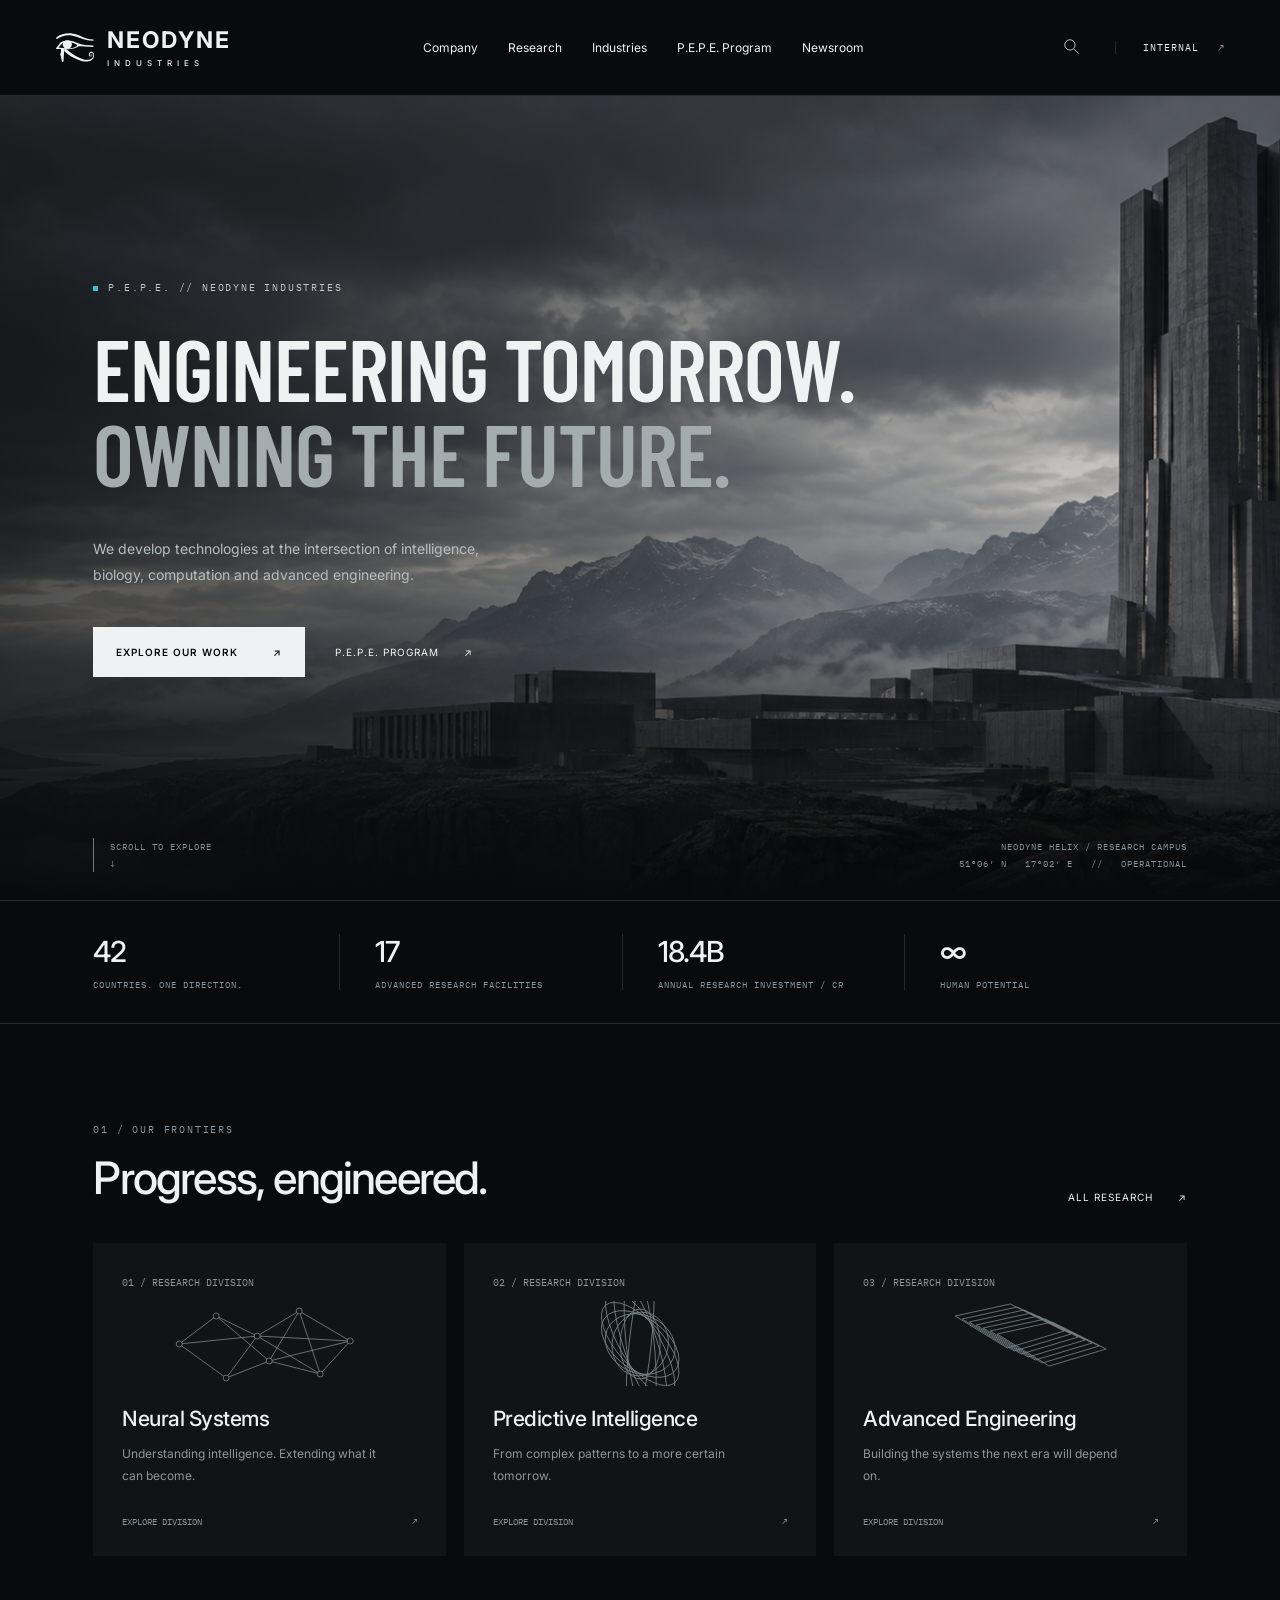
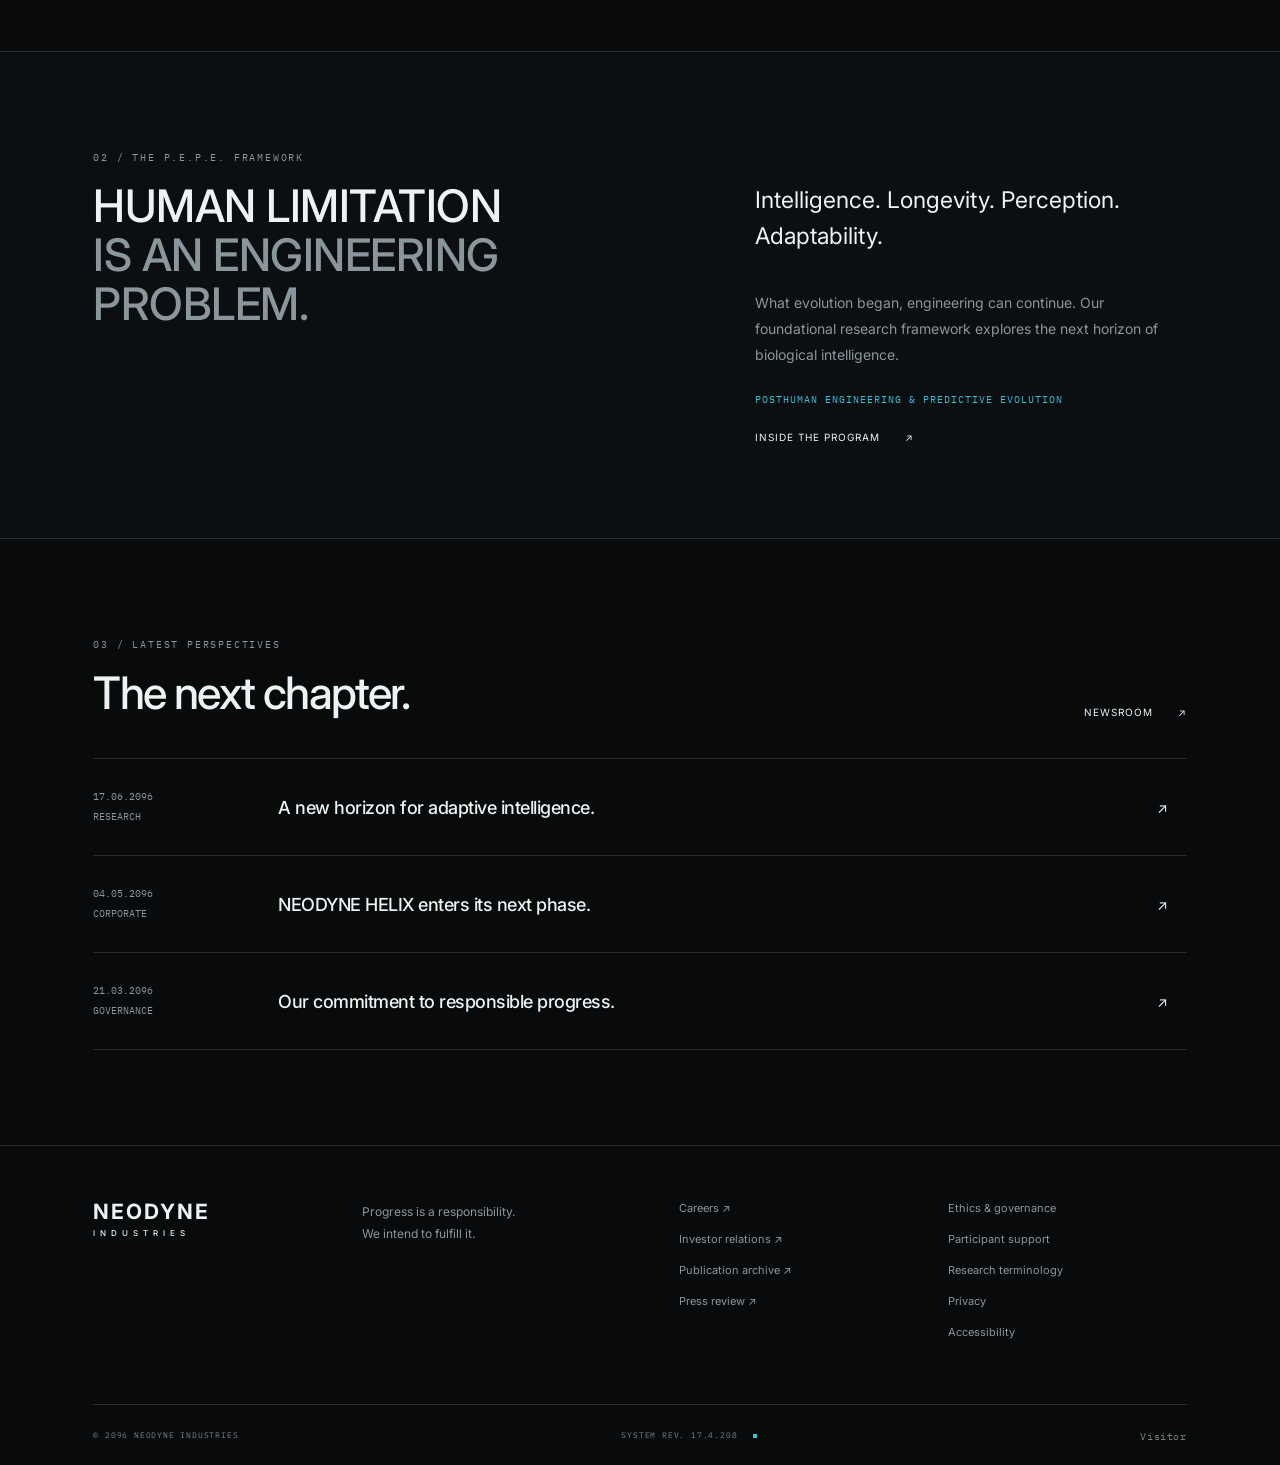
<file: index.html>
<!--
The truth is out there.
NEODYNE // OBSERVER ACCESS
You are looking at the surface.
03:17:08.441
-->
<!doctype html><html lang="en"><head><meta charset="utf-8"><meta name="viewport" content="width=device-width,initial-scale=1"><meta name="theme-color" content="#080a0c"><meta name="description" content="NEODYNE Industries. Intelligence, biology, computation and advanced engineering. Engineering tomorrow. Owning the future."><title>NEODYNE Industries — Engineering Tomorrow</title><link rel="icon" href="assets/favicon.svg" type="image/svg+xml"><link rel="stylesheet" href="styles.css?v=20261009-archive"><script src="app.js?v=observer-2" defer="defer"></script><script src="ripple.js?v=mushrooms-2" defer="defer"></script><script src="idle.js?v=20261009b" defer="defer"></script><script src="observer.js?v=2" defer="defer"></script></head><body><div class="brain-backdrop" aria-hidden="true"><img src="assets/binary-brain.svg" alt="" width="550" height="440"></div><a class="skip" href="#content">Skip to content</a><header><a class="brand" href="#/" aria-label="Neodyne home"><svg class="sigil" viewBox="0 0 48 48" aria-hidden="true" fill="none" stroke="currentColor" stroke-width="1.6" stroke-linecap="round" stroke-linejoin="round"><g class="sigil-eye" transform="translate(1 5) scale(.46)"><g fill="currentColor" stroke="none"><path d="M2 13C19 1 39 1 56 7C72 13 80 19 98 19L99 22C79 23 69 17 54 12C36 5 19 7 4 17C1 19 0 16 2 13Z"/><path fill-rule="evenodd" d="M1 41C8 35 10 26 19 24C31 19 47 24 58 29C68 34 81 34 98 35L98 39C82 38 68 37 60 37C50 44 36 46 20 44L1 44C0 44 0 42 1 41ZM7 40C14 33 14 29 23 27C33 23 49 28 55 33C58 36 51 39 44 41C29 44 17 40 7 40Z"/><ellipse cx="30" cy="32" rx="12" ry="11"/><path d="M12 43C15 45 13 51 13 54C10 58 12 60 13 63L16 76C16 78 19 78 20 76L22 44Z"/><path d="M24 42C35 51 54 65 69 70C82 75 95 71 97 64C100 55 94 51 90 55C86 59 91 64 94 60C95 58 92 57 92 59L91 58C94 55 98 61 93 63C88 66 84 59 87 55C93 46 103 54 99 65C96 78 78 78 67 75C49 70 29 58 21 48Z"/></g></g><g class="sigil-pyramid"><path d="M4 39L25 8L44 39ZM25 8L31 39M4 39L31 33L44 39M11 29L27 26M17 20L26 18M9 34L29 31"/><path d="M25 8L44 39H31Z" fill="currentColor" fill-opacity=".15"/></g><path class="sigil-noise" d="M2 17H18M29 17H46M6 31H27M32 34H43" stroke="#38bfd8"/></svg><span>NEODYNE<small>INDUSTRIES</small></span></a><nav aria-label="Main navigation"><a href="#/about">Company</a><a href="#/research">Research</a><a href="#/industries">Industries</a><a href="#/pepe">P.E.P.E. Program</a><a href="#/newsroom">Newsroom</a></nav><div class="header-actions"><button id="search-open" aria-label="Search publications"><svg viewBox="0 0 24 24" fill="none" stroke="currentColor"><circle cx="10" cy="10" r="6.5"/><path d="m15 15 6 6"/></svg></button><a class="internal-link" href="#/internal">Internal <span>↗</span></a><button id="menu-toggle" aria-label="Open navigation" aria-expanded="false">☰</button></div></header><main id="content" tabindex="-1"></main><noscript><p class="no-js">NEODYNE Industries — Engineering Tomorrow. Enable JavaScript to explore the research programs and publication archive.</p></noscript><footer><div class="footer-top"><a class="brand" href="#/">NEODYNE<small>INDUSTRIES</small></a><p>Progress is a responsibility.<br>We intend to fulfill it.</p><div><a href="#/careers">Careers ↗</a><a href="#/investors">Investor relations ↗</a><a href="#/archive">Publication archive ↗</a><a href="#/press">Press review ↗</a></div><div><a href="#/ethics">Ethics & governance</a><a href="#/support">Participant support</a><a href="#/terminology">Research terminology</a><a href="#/privacy">Privacy</a><a href="#/accessibility">Accessibility</a></div></div><div class="footer-bottom"><span>© 2096 NEODYNE INDUSTRIES</span><a href="#/archive">SYSTEM REV. 17.4.208 <i></i></a></div></footer><dialog id="search-dialog" aria-label="Search NEODYNE publications"><div class="dialog-head"><span class="eyebrow">PUBLIC INFORMATION INDEX</span><button id="search-close" aria-label="Close search">✕</button></div><h2>Search NEODYNE.</h2><form id="global-search"><label for="search-input">Research, reports and publications</label><div class="search-field"><input id="search-input" type="search" placeholder="Enter a search term…" required autocomplete="off"><button type="submit" aria-label="Submit search">↗</button></div></form><div id="search-results" aria-live="polite"></div><p class="micro">PUBLIC ACCESS LAYER // INDEX REV. 17</p></dialog><section id="truth-screen" hidden tabindex="-1" aria-labelledby="truth-message"><img class="truth-brain" src="assets/binary-brain.svg" alt="" aria-hidden="true"><div class="truth-copy"><p class="truth-signal" aria-hidden="true">01010100 01010010 01010101 01010100 01001000</p><h1 id="truth-message">The truth is out there.</h1><p class="truth-signal" aria-hidden="true">01001111 01000010 01010011 01000101 01010010 01010110 01000101 01010010</p></div></section></body></html>
</file>
<file: styles.css>
/*!
The truth is out there.
NEODYNE // OBSERVER ACCESS
You are looking at the surface.
03:17:08.441
*/
@import url(https://fonts.googleapis.com/css2?family=Barlow+Condensed:wght@500;600;700&family=IBM+Plex+Mono:wght@400;500&family=Inter:wght@400;500;600;700&display=swap);:root{--bg:#080a0c;--panel:#111417;--text:#eef2f3;--muted:#8b969c;--cyan:#38bfd8;--line:#ffffff20}*{box-sizing:border-box}html{scroll-behavior:smooth}body{margin:0;background:var(--bg);color:var(--text);font-family:Inter,Arial,sans-serif;font-size:14px}a{color:inherit;text-decoration:none}button,input,select{font:inherit}a,button,input,select{touch-action:manipulation}button{cursor:pointer;color:inherit;background:0 0;border:0}a,button{transition:color .2s,background .2s}a:hover,button:hover{color:var(--cyan)}:focus-visible{outline:2px solid var(--cyan);outline-offset:6px}header{height:96px;padding:0 4.3%;display:flex;align-items:center;justify-content:space-between;border-bottom:1px solid var(--line);position:relative;z-index:5;background:var(--bg)}.brand{display:flex;align-items:center;gap:12px;font-weight:700;font-size:23px;letter-spacing:2px;line-height:1}.brand svg{width:35px;height:35px}.brand small{display:block;font-size:8px;letter-spacing:5px;margin-top:7px;font-weight:500}header nav{display:flex;gap:30px;font-size:12px}header nav a[aria-current=page]{color:var(--cyan)}.header-actions{display:flex;align-items:center;gap:28px}.header-actions svg{width:19px;height:19px}.internal-link{font-family:'IBM Plex Mono',monospace;font-size:10px;letter-spacing:1px;text-transform:uppercase;border-left:1px solid var(--line);padding-left:27px}.internal-link span{padding-left:12px;color:var(--muted)}#menu-toggle{display:none}.hero{min-height:690px;height:calc(100svh - 96px);max-height:950px;position:relative;overflow:hidden;display:flex;flex-direction:column;justify-content:center;padding:70px 7.3% 110px;background:#13181b}.hero:before{content:'';position:absolute;inset:0;background:linear-gradient(90deg,#080a0cb8 0,#080a0c38 70%),linear-gradient(0deg,#080a0c 0,transparent 35%),url('assets/campus.png') center 55%/cover;animation:25s ease-out both drift}.hero>*{position:relative}.eyebrow,.micro{font:10px/1.8 'IBM Plex Mono',monospace;letter-spacing:1.8px;text-transform:uppercase}.eyebrow{color:var(--muted)}.eyebrow i,.footer-bottom i,.live i{display:inline-block;background:var(--cyan);width:5px;height:5px;margin-right:10px;vertical-align:middle}.hero .eyebrow{color:#c0c9cd;margin-bottom:28px}.hero h1{font-family:'Barlow Condensed','Arial Narrow',Impact,sans-serif;font-size:clamp(62px,6.8vw,112px);font-weight:600;line-height:.98;letter-spacing:-1px;margin:0 0 27px;max-width:950px}.hero h1 span{color:#a4acaf}.hero p{font-size:14px;line-height:1.85;color:#b4bdc1;max-width:470px}.cta-row{display:flex;align-items:center;gap:30px;margin-top:25px}.btn{display:inline-flex;align-items:center;justify-content:space-between;gap:35px;background:var(--text);color:var(--bg);font-size:10px;font-weight:600;letter-spacing:1px;padding:19px 23px;text-transform:uppercase}.btn:hover{background:var(--cyan);color:var(--bg)}.text-link{font-size:10px;letter-spacing:1px;text-transform:uppercase;display:inline-flex;gap:25px;align-items:center}.hero-bottom{position:absolute;bottom:28px;left:7.3%;right:7.3%;display:flex;justify-content:space-between;align-items:end;color:#849198;font:9px/1.9 'IBM Plex Mono',monospace;letter-spacing:1px}.hero-bottom .coordinate{text-align:right}.scroll-cue{border-left:1px solid #727a7e;padding-left:16px}.stats{display:grid;grid-template-columns:repeat(4,1fr);padding:33px 7.3%;border-top:1px solid var(--line);border-bottom:1px solid var(--line);gap:35px}.stat{border-right:1px solid var(--line)}.stat:last-child{border:0}.stat strong{font-size:29px;letter-spacing:-1px;font-weight:500}.stat span{display:block;color:var(--muted);font:9px 'IBM Plex Mono',monospace;letter-spacing:1px;margin-top:10px}.section{padding:95px 7.3%}.section-heading{display:flex;align-items:end;justify-content:space-between;margin-bottom:40px;gap:20px}h2{font-weight:500;font-size:clamp(32px,3.5vw,52px);letter-spacing:-1.8px;line-height:1.1;margin:15px 0 0}h3{font-size:21px;font-weight:500;letter-spacing:-.5px}p{line-height:1.85;color:var(--muted)}.research-grid{display:grid;grid-template-columns:repeat(3,1fr);gap:18px}.research-card{background:var(--panel);padding:28px;min-height:300px;position:relative;border:1px solid transparent;overflow:hidden}.research-card:hover{border-color:#38bfd870;color:var(--text)}.research-card .number{font:10px 'IBM Plex Mono',monospace;color:var(--muted)}.research-card h3{margin:15px 0 10px}.research-card p{font-size:12px;max-width:270px}.card-bottom{display:flex;justify-content:space-between;align-items:center;margin-top:28px;font:9px 'IBM Plex Mono',monospace;color:var(--muted)}.diagram{height:85px;margin:12px 0 20px;display:flex;align-items:center;justify-content:center;opacity:.7}.diagram svg{height:85px;width:100%;stroke:#a6b5bd;fill:none;stroke-width:.8}.manifesto{border-top:1px solid var(--line);border-bottom:1px solid var(--line);display:grid;grid-template-columns:1.3fr 1fr;gap:100px;background:#0c0f11}.manifesto h2{letter-spacing:-.5px}.manifesto h2 span{color:var(--muted)}.manifesto p{margin-top:35px}.program-label{color:var(--cyan);font:10px 'IBM Plex Mono',monospace;letter-spacing:1px;margin-top:25px}.news-list{border-top:1px solid var(--line)}.news-row{display:grid;grid-template-columns:150px 1fr 30px;gap:35px;padding:28px 0;border-bottom:1px solid var(--line);align-items:center}.news-row span{font:10px/2 'IBM Plex Mono',monospace;color:var(--muted)}.news-row h3{margin:0;font-size:18px}.news-row b{font-weight:400}.page-intro{padding:85px 7.3% 55px;border-bottom:1px solid var(--line);background:linear-gradient(135deg,#151c20,#080a0c 70%)}.page-intro h1{text-transform:uppercase;margin:25px 0}.page-intro p{max-width:650px;font-size:16px}.split{display:grid;grid-template-columns:1fr 1fr;gap:65px}.large-copy{font-size:23px;line-height:1.6;color:var(--text)}.grid-two{display:grid;grid-template-columns:1fr 1fr;gap:20px}.panel{padding:32px;background:var(--panel);border:1px solid var(--line)}.panel .eyebrow{color:var(--cyan)}.panel h3{margin-bottom:12px}.panel p{font-size:13px}.status{font:9px 'IBM Plex Mono',monospace;color:var(--cyan);letter-spacing:1px}.status.restricted{color:#8b969c}.data-row{display:flex;align-items:center;justify-content:space-between;padding:24px 0;gap:25px;border-bottom:1px solid var(--line)}.data-row h3{font-size:17px;margin:0}.subtle{font:10px/1.9 'IBM Plex Mono',monospace;color:var(--muted)}.archive-controls{display:flex;gap:20px;margin-bottom:30px}.archive-controls input{flex:1;min-width:0}input,select{background:#111417;border:1px solid #ffffff35;color:var(--text);padding:16px;border-radius:0}label{display:block;font-size:12px;color:var(--muted);margin-bottom:12px}.archive-entry{display:grid;grid-template-columns:80px 1fr 110px 20px;gap:20px;padding:27px 0;align-items:center;border-bottom:1px solid var(--line)}.archive-entry h3{margin:0 0 8px;font-size:17px}.archive-entry .status{font-size:8px}.empty{padding:35px;border:1px solid var(--line)}.document{max-width:860px;margin:auto}.document h2{font-size:30px;margin-top:45px}.document p{font-size:15px}.document .back{display:inline-block;margin-bottom:40px}.redacted{display:inline-block;background:#79848a;color:transparent;user-select:none}.auth{max-width:550px;margin:auto}.auth label{margin-top:25px}.auth input,.auth select{width:100%}.auth .btn{width:100%;margin:30px 0 10px}.auth-result{color:var(--cyan)}details{border-bottom:1px solid var(--line);padding:25px 0}summary{cursor:pointer;font-size:20px;line-height:1.5}details p,details ul{max-width:760px;color:var(--muted);line-height:1.9}.policy-list{padding-left:22px;color:var(--muted);line-height:2}.quote{text-transform:uppercase;margin:40px 0}.founder-mark{height:300px;display:grid;place-items:center;background:#111417;border:1px solid var(--line);font:100px 'Barlow Condensed',Impact,sans-serif;color:#465159;letter-spacing:20px}.facility{min-height:180px}footer{padding:55px 7.3% 22px;border-top:1px solid var(--line)}.footer-top{display:grid;grid-template-columns:1fr 1.2fr 1fr 1fr;gap:30px;margin-bottom:65px}.footer-top .brand{display:block;font-size:21px}.footer-top p{margin:0;font-size:12px}.footer-top>div{display:flex;flex-direction:column;gap:17px;font-size:11px;color:var(--muted)}.footer-bottom{display:flex;justify-content:space-between;gap:20px;border-top:1px solid var(--line);padding-top:25px;font:8px 'IBM Plex Mono',monospace;color:#78838a;letter-spacing:.8px}.footer-bottom i{margin:0 0 0 10px;width:4px;height:4px}dialog{background:#111417;color:var(--text);border:1px solid #ffffff35;padding:35px;width:min(650px,90vw);max-height:85vh}dialog::backdrop{background:#000c;backdrop-filter:blur(8px)}.dialog-head{display:flex;align-items:center;justify-content:space-between}dialog h2{margin-bottom:35px}dialog form{margin-bottom:25px}.search-field{display:flex}.search-field input{width:100%;min-width:0}.search-field button{background:var(--text);color:var(--bg);width:60px}.search-result{display:block;padding:20px 0;border-bottom:1px solid var(--line)}.search-result small{display:block;color:var(--muted);margin-top:9px}.skip{position:fixed;top:-80px;left:20px;padding:15px;background:var(--text);color:var(--bg);z-index:100}.skip:focus{top:15px}.no-js{padding:30px}@keyframes drift{from{transform:scale(1.035)}to{transform:scale(1)}}@media(min-width:1700px){.hero,.page-intro,.section{padding-left:max(7.3%,calc((100vw - 1500px)/ 2));padding-right:max(7.3%,calc((100vw - 1500px)/ 2))}}@media(max-width:1100px){header nav{gap:17px}.brand{font-size:19px}.header-actions{gap:14px}.internal-link{padding-left:14px}.manifesto{gap:45px}}@media(max-width:820px){header{height:80px;padding:0 6%}header nav{display:none;position:absolute;top:80px;left:0;right:0;background:var(--panel);padding:30px 6%;flex-direction:column;border-bottom:1px solid var(--line);font-size:16px}header nav.open{display:flex}#menu-toggle{display:block;font-size:22px}.internal-link{display:none}.hero{height:calc(90svh - 80px);min-height:620px;padding:70px 6% 120px}.hero h1{font-size:clamp(52px,9.7vw,79px)}.hero:before{background-position:63% center}.hero-bottom .coordinate{max-width:180px}.stats{padding:25px 6%;grid-template-columns:1fr 1fr;gap:30px}.stat:nth-child(2){border:0}.stat strong{font-size:25px}.section{padding:65px 6%}.research-grid{grid-template-columns:1fr}.research-card{min-height:260px}.diagram{justify-content:start}.diagram svg{width:240px}.manifesto,.split{grid-template-columns:1fr;gap:25px}.grid-two{grid-template-columns:1fr}.section-heading{align-items:start}.section-heading .text-link{margin-top:18px;font-size:8px;gap:10px}.news-row{grid-template-columns:85px 1fr 15px;gap:15px}.news-row h3{font-size:15px}.news-row span{font-size:8px}.footer-top{grid-template-columns:1fr 1fr;gap:40px}.footer-bottom{flex-wrap:wrap;font-size:7px}.page-intro{padding:65px 6% 40px}.archive-entry{grid-template-columns:40px 1fr 20px;gap:14px}.archive-entry .status{grid-column:2;grid-row:auto}.archive-entry>b{grid-column:3;grid-row:1}.archive-entry h3{font-size:15px}.archive-controls{flex-direction:column}.cta-row{gap:20px}.btn{gap:20px;padding:18px;font-size:9px}.text-link{font-size:9px;gap:12px}.hero .eyebrow{font-size:8px}.hero p{font-size:13px;max-width:340px}.hero-bottom{left:6%;right:6%;font-size:7px}.manifesto h2{font-size:50px}.data-row{align-items:start}.status{text-align:right;line-height:1.6}.footer-top .brand{font-size:18px}}.support-layout{display:grid;grid-template-columns:1fr 1.55fr;gap:90px}.support-note{border-left:2px solid #657780;padding:8px 0 8px 22px;margin:35px 0}.support-note p{font-size:13px}.support-layout details:first-of-type{margin-top:20px;border-top:1px solid var(--line)}.support-layout summary{font-size:17px}.revision-panel{margin-top:50px;background:#111417;padding:0 25px}.revision-panel details{border:0}.revision-count{display:inline-block;font:10px 'IBM Plex Mono',monospace;color:var(--muted);margin-left:15px}.revision-entry{border-top:1px solid var(--line);padding:25px 0 5px}.revision-meta{display:flex;justify-content:space-between;gap:15px;font:9px/1.8 'IBM Plex Mono',monospace;color:var(--muted)}.revision-entry blockquote{font-size:20px;line-height:1.65;margin:20px 0 10px;font-weight:400}.revision-entry p{font-size:12px}.related-records{margin:40px 0;display:flex;align-items:start;flex-direction:column;gap:22px;border-top:1px solid var(--line);padding-top:30px}.related-records a{line-height:1.7}.definition{padding-bottom:25px;border-bottom:1px solid var(--line)}.definition h2{font-size:26px;margin-top:30px}.obligations{border-top:1px solid var(--line);background:#0c0f11}.obligations>p{max-width:660px}.ledger{margin:30px 0}.ledger strong{font-weight:500;white-space:nowrap}.ledger .data-row{line-height:1.8}.auth-result,.page-intro h1{overflow-wrap:anywhere}@media(max-width:820px){.support-layout{grid-template-columns:1fr;gap:45px}.revision-panel{padding:0 18px}.revision-entry blockquote{font-size:17px}.revision-meta{font-size:8px}.obligations .cta-row{align-items:start;flex-direction:column}.related-records a{font-size:9px}.page-intro h1{font-size:clamp(42px,9vw,70px)}}.brain-backdrop{display:none;position:fixed;inset:0;z-index:0;pointer-events:none;user-select:none;align-items:center;justify-content:center;overflow:hidden}.has-brain-background .brain-backdrop{display:flex}.brain-backdrop img{width:min(1100px,95vw);height:92vh;object-fit:contain;opacity:.12}#content,footer{position:relative;z-index:1}.has-brain-background .page-intro{background:linear-gradient(135deg,#151c2055,#080a0c11 70%)}.has-brain-background .manifesto,.has-brain-background .obligations{background:#0c0f1144}.has-brain-background .panel,.has-brain-background .revision-panel,.has-brain-background input,.has-brain-background select{background:#111417bb}@media(max-width:820px){.brain-backdrop img{width:125vw;max-width:none;flex-shrink:0;height:85svh;opacity:.085}}@media(prefers-reduced-motion:reduce){html{scroll-behavior:auto}*,:before{animation:none!important;transition:none!important}.brain-backdrop img{opacity:.09}}.press-context{display:grid;grid-template-columns:1fr 2fr;gap:50px;border-bottom:1px solid var(--line);padding-bottom:35px;margin-bottom:60px}.press-context p{margin:0;max-width:690px;font-size:13px}.press-grid{display:grid;grid-template-columns:repeat(3,minmax(0,1fr));gap:40px 26px}.press-card{min-width:0}.press-scan{position:relative;padding:18px;background:#15181ad9;border:1px solid var(--line);overflow:hidden}.press-scan img{display:block;width:100%;height:auto;aspect-ratio:1055/1491;object-fit:contain;transition:transform .4s}.press-card:hover img{transform:scale(1.025)}.press-scan>span{display:block;padding-top:16px;font:9px 'IBM Plex Mono',monospace;letter-spacing:1px;color:var(--muted)}.press-card-copy{padding-top:23px}.press-card-copy .eyebrow{font-size:8px}.press-card-copy h3{line-height:1.45;margin:12px 0;font-size:19px}.press-card-copy p{font-size:12px;margin:0}.press-card:hover{color:var(--text)}.press-card:hover h3{color:var(--cyan)}.press-secondary{margin-top:85px}.press-entry{display:flex;align-items:center;justify-content:space-between;gap:30px;padding:35px;border:1px solid var(--line);margin-top:50px;background:#111417aa}.press-entry h2{font-size:34px}.press-entry-arrow{font-size:30px}.press-entry p{margin-bottom:0}.clipping-article{max-width:1450px;margin:auto}.clipping-heading{display:flex;justify-content:space-between;gap:40px}.clipping-heading>div{max-width:830px}.clipping-heading h2{font-size:clamp(27px,3vw,42px);line-height:1.2;margin-top:28px}.clipping-heading>.eyebrow{max-width:170px}.scan-toolbar{display:flex;justify-content:space-between;align-items:center;gap:20px;padding:22px 0;border-top:1px solid var(--line);margin-top:30px}.scan-toolbar>div{display:flex;gap:24px;align-items:center;font-size:11px}.scan-toolbar button{padding:10px;border:1px solid var(--line)}.scan-viewport{overflow:auto;max-height:none;background:#15181a;border:1px solid var(--line)}.scan-viewport img{display:block;width:100%;height:auto}.scan-viewport.is-enlarged{max-height:85vh}.scan-viewport.is-enlarged img{width:180%;max-width:none}.clipping-pagination{display:flex;justify-content:space-between;align-items:center;gap:20px;border-top:1px solid var(--line);margin-top:35px;padding-top:25px}@media(max-width:1050px){.press-grid{grid-template-columns:repeat(2,minmax(0,1fr))}}@media(max-width:600px){.press-grid{grid-template-columns:1fr;gap:40px}.press-context{grid-template-columns:1fr;gap:15px}.press-scan{padding:12px}.clipping-heading{flex-direction:column;gap:12px}.scan-toolbar{align-items:start;flex-direction:column}.scan-toolbar>div{gap:16px;font-size:10px;flex-wrap:wrap}.scan-viewport.is-enlarged img{width:260%}.clipping-pagination .text-link{font-size:8px;gap:6px}.press-entry{padding:25px}.press-entry h2{font-size:30px}}header .brand .sigil{width:40px;height:40px;overflow:visible;animation:10s infinite sigil-shift}.sigil-eye{animation:10s steps(1,end) infinite sigil-eye}.sigil-pyramid{opacity:0;animation:10s steps(1,end) infinite sigil-pyramid}.sigil-noise{opacity:0;animation:10s steps(1,end) infinite sigil-noise}@keyframes sigil-eye{0%,100%,44%,48%,96%{opacity:1}45%,47%,49%,95%{opacity:0}}@keyframes sigil-pyramid{0%,100%,44%,48%,96%{opacity:0}45%,47%,49%,95%{opacity:1}}@keyframes sigil-shift{0%,100%,43%,50%,94%{transform:translate(0);filter:none}44%,48%,95%{transform:translate(-1px,1px);filter:drop-shadow(1px 0 #38bfd866)}46%,97%{transform:translate(1px,-1px);filter:drop-shadow(-1px 0 #38bfd844)}}@keyframes sigil-noise{0%,100%,43%,50%,94%{opacity:0}45%,48%,96%{opacity:.45}}#truth-screen[hidden]{display:none!important}.truth-active{overflow:hidden}.truth-active>:not(#truth-screen){display:none!important}#truth-screen{position:fixed;inset:0;z-index:1000;background:#080a0c;display:grid;place-items:center;overflow:hidden;outline:0;padding:24px}.truth-brain{position:absolute;width:min(1150px,110vw);height:95vh;object-fit:contain;opacity:.095;pointer-events:none}.truth-copy{position:relative;text-align:center;max-width:100%}.truth-copy h1{font-family:'IBM Plex Mono',monospace;font-weight:400;font-size:clamp(20px,3.8vw,54px);line-height:1.6;letter-spacing:.045em;color:#9caeb6;margin:35px 0;animation:2s ease-out both truth-emerge}.truth-signal{letter-spacing:3px;color:#8ba5af;opacity:.12;overflow-wrap:anywhere;animation:9s ease-in-out infinite truth-signal}.truth-signal:last-child{animation-delay:-4s}@keyframes truth-emerge{from{opacity:0;filter:blur(5px)}to{opacity:.7;filter:blur(0)}}@keyframes truth-signal{0%,100%{opacity:.04}50%{opacity:.2}}@media(prefers-reduced-motion:reduce){.sigil-eye{opacity:1}.sigil-noise,.sigil-pyramid{opacity:0}.truth-copy h1{opacity:.7}}.binary-ripple{position:fixed;inset:0;width:100%;height:100%;pointer-events:none;z-index:900}.truth-active>.binary-ripple{display:none!important}.idle-active{overflow:hidden}.idle-screen{position:fixed;inset:0;width:100vw;max-width:none;height:100dvh;max-height:none;margin:0;padding:0;border:0;background:#020604;color:#8abc98;overflow:hidden;cursor:default;background:radial-gradient(ellipse at 48% 42%,#07170d 0,#030a06 48%,#010302 100%);box-shadow:inset 0 0 110px 35px #000b}.idle-screen::backdrop{background:#020604}.idle-screen[open]{display:block}.idle-terminal{position:absolute;left:clamp(30px,11vw,190px);top:clamp(80px,22vh,230px);right:25px;padding:12px 0}.idle-message{letter-spacing:.06em;display:flex;align-items:baseline;margin:0}.idle-typing{display:inline-block;white-space:nowrap;overflow:hidden;width:0;animation:3s steps(13,end) .65s forwards idle-type}.idle-cursor{animation:1s steps(1,end) infinite idle-blink;font-size:.85em;opacity:.65}.idle-screen:after{content:'';position:absolute;inset:0;pointer-events:none;background:repeating-linear-gradient(0deg,transparent 0,transparent 3px,#00000015 4px);opacity:.35;z-index:2;background:repeating-linear-gradient(0deg,#0006 0,#0006 1px,transparent 1px,transparent 3px),repeating-linear-gradient(90deg,#7aff9508 0,#7aff9508 1px,transparent 1px,transparent 3px),radial-gradient(ellipse at center,transparent 35%,#0009 100%);opacity:.65}@keyframes idle-type{to{width:13.8ch}}@keyframes idle-blink{50%{opacity:0}}.idle-message{font-family:'Courier New',Courier,monospace;font-weight:400;color:#9bffb1;letter-spacing:.055em;text-shadow:0 0 1px #d3ffdc,0 0 4px #82ff9dc9,0 0 10px #46f47880,0 0 24px #31d96245,1px 0 1px #58de8345;filter:blur(.23px);animation:5.5s ease-in-out infinite crt-phosphor}.idle-cursor{color:#a7ffba;text-shadow:0 0 6px #78ff9bb3,0 0 15px #48e47980}.idle-screen:before{content:'';position:absolute;z-index:1;inset:-25% 0;pointer-events:none;background:linear-gradient(180deg,transparent 43%,#9bffb103 47%,#9bffb109 50%,#9bffb103 53%,transparent 57%);animation:6s linear infinite crt-scan}@keyframes crt-phosphor{0%,100%{opacity:1}38%{opacity:.94}72%{opacity:.98}}@keyframes crt-scan{from{transform:translateY(-45%)}to{transform:translateY(45%)}}@media(prefers-reduced-motion:reduce){.idle-typing{width:13.8ch}.idle-cursor{opacity:.5}.idle-screen:before{animation:none;opacity:0}.idle-message{animation:none}}.observer-status{font:10px 'IBM Plex Mono',monospace;color:#77847e;letter-spacing:.06em}.observer-note{margin:35px 0;padding:24px;border-left:1px solid #81998a55;background:#10151255}.observer-note a{font:12px 'IBM Plex Mono',monospace;color:#a4b9ae}.observer-gate{max-width:500px;display:grid;gap:18px}.observer-gate input,.terminal-command input{min-width:0;color:#b3cbbd;background:#080d0b;border:1px solid #657e7044;padding:14px;font:14px 'IBM Plex Mono',monospace}.observer-terminal{max-width:900px;padding:28px;border:1px solid #657e7044;background:#070c0af2;color:#a6c1af;font:13px/1.8 'IBM Plex Mono',monospace}.terminal-log{height:330px;overflow:auto;margin:20px 0;white-space:pre-wrap;overflow-wrap:anywhere}.terminal-log p{color:inherit;font:inherit;margin:0 0 16px}.terminal-log a{display:block;text-decoration:underline}.terminal-command{display:flex;gap:12px;align-items:center}.terminal-command input{flex:1;width:100px}.terminal-command button,.terminal-disconnect{font:11px 'IBM Plex Mono',monospace}.terminal-disconnect{margin-top:24px;color:#7d9184}.observer-echo{text-shadow:1px 0 #7fba9f55,-1px 0 #bdd3c744}@media(max-width:600px){.terminal-command{flex-wrap:wrap}.terminal-command label{width:100%}.observer-terminal{padding:18px}.observer-status{width:100%}}.section.document{width:100%;max-width:860px;padding-inline:clamp(24px,4vw,40px);overflow-wrap:anywhere}.section.clipping-article{width:100%;padding-inline:clamp(24px,4vw,64px)}
</file>
